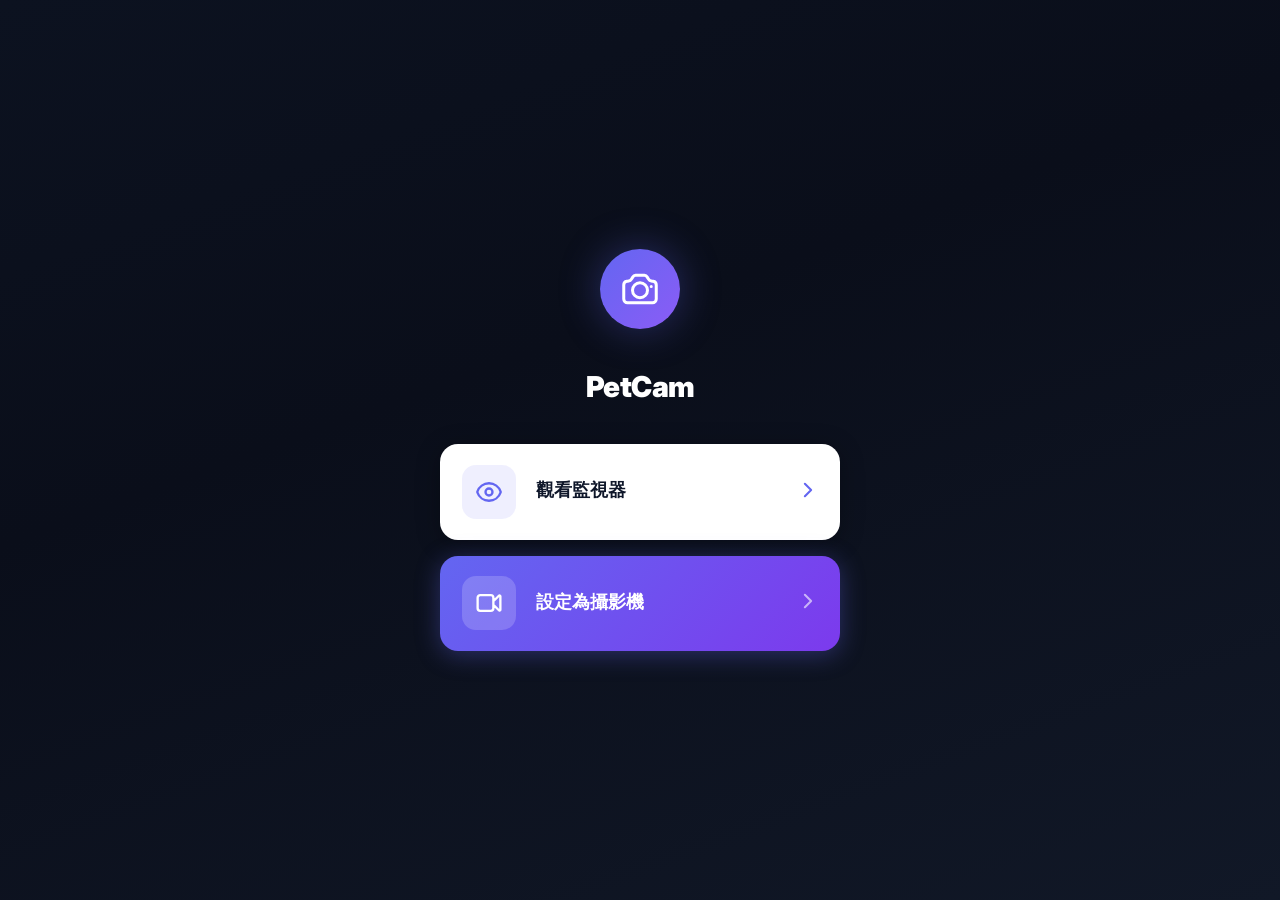
<file: index.html>
<!DOCTYPE html>
<html lang="zh-Hant">

<head>
    <meta charset="UTF-8">
    <meta name="viewport"
        content="width=device-width, initial-scale=1.0, maximum-scale=1.0, user-scalable=no, viewport-fit=cover">
    <title>PetCam</title>
    <meta name="description" content="長輩友善、免安裝的免費寵物監視器">
    <meta name="theme-color" content="#0a0e1a">
    <link rel="manifest" href="./manifest.json">
    <style>
        @import url('https://fonts.googleapis.com/css2?family=Inter:wght@400;600;700;900&display=swap');

        * {
            box-sizing: border-box;
            margin: 0;
            padding: 0;
            -webkit-tap-highlight-color: transparent
        }

        html,
        body {
            height: 100%;
            width: 100%;
            overflow: hidden;
            background: linear-gradient(160deg, #0c1220 0%, #0a0e1a 40%, #111827 100%);
            color: #fff;
            font-family: 'Inter', sans-serif;
        }

        body {
            display: flex;
            flex-direction: column;
            align-items: center;
            justify-content: center;
            padding: 2rem 1.5rem;
            gap: 2.5rem;
            text-align: center
        }

        .content {
            position: relative;
            z-index: 1;
            display: flex;
            flex-direction: column;
            align-items: center;
            gap: 2.5rem;
            width: 100%;
            max-width: 400px
        }

        /* Logo */
        .logo {
            width: 80px;
            height: 80px;
            border-radius: 50%;
            background: linear-gradient(135deg, #6366f1, #8b5cf6);
            display: flex;
            align-items: center;
            justify-content: center;
            box-shadow: 0 0 40px rgba(99, 102, 241, .35);
        }

        .logo svg {
            width: 40px;
            height: 40px;
            color: #fff
        }

        h1 {
            font-size: 1.8rem;
            font-weight: 900;
            letter-spacing: -.5px;
            color: #fff
        }

        .sub {
            color: #94a3b8;
            font-size: .95rem
        }

        /* Cards */
        .cards {
            display: flex;
            flex-direction: column;
            gap: 1rem;
            width: 100%
        }

        .card {
            width: 100%;
            border-radius: 18px;
            padding: 1.3rem 1.4rem;
            display: flex;
            align-items: center;
            gap: 1.2rem;
            text-align: left;
            text-decoration: none;
            cursor: pointer;
            border: none;
            font-family: 'Inter', sans-serif;
            transition: transform .15s, filter .15s;
        }

        .card:active {
            transform: scale(.975);
            filter: brightness(.92)
        }

        /* Viewer — white card, dark text */
        .card-viewer {
            background: #fff;
            color: #0f172a;
            box-shadow: 0 4px 24px rgba(0, 0, 0, .3);
        }

        /* Camera — indigo gradient, white text */
        .card-camera {
            background: linear-gradient(135deg, #6366f1, #7c3aed);
            color: #fff;
            box-shadow: 0 4px 24px rgba(99, 102, 241, .35);
        }

        .card-icon {
            width: 54px;
            height: 54px;
            border-radius: 14px;
            flex-shrink: 0;
            display: flex;
            align-items: center;
            justify-content: center;
        }

        .card-viewer .card-icon {
            background: rgba(99, 102, 241, .1)
        }

        .card-camera .card-icon {
            background: rgba(255, 255, 255, .18)
        }

        .card-icon svg {
            width: 28px;
            height: 28px
        }

        .card-viewer .card-icon svg {
            color: #6366f1
        }

        .card-camera .card-icon svg {
            color: #fff
        }

        .card-text {
            flex: 1
        }

        .card-text h2 {
            font-size: 1.1rem;
            font-weight: 700;
            margin-bottom: .2rem
        }

        .card-viewer .card-text h2 {
            color: #0f172a
        }

        .card-camera .card-text h2 {
            color: #fff
        }

        .card-text p {
            font-size: .85rem;
            line-height: 1.4
        }

        .card-viewer .card-text p {
            color: #475569
        }

        .card-camera .card-text p {
            color: rgba(255, 255, 255, .75)
        }

        .card-arrow svg {
            width: 20px;
            height: 20px;
            flex-shrink: 0
        }

        .card-viewer .card-arrow svg {
            color: #6366f1
        }

        .card-camera .card-arrow svg {
            color: rgba(255, 255, 255, .6)
        }
    </style>
</head>

<body>
    <div class="content">
        <div class="logo">
            <svg xmlns="http://www.w3.org/2000/svg" fill="none" viewBox="0 0 24 24" stroke-width="1.8"
                stroke="currentColor">
                <path stroke-linecap="round" stroke-linejoin="round"
                    d="M6.827 6.175A2.31 2.31 0 0 1 5.186 7.23c-.38.054-.757.112-1.134.175C2.999 7.58 2.25 8.507 2.25 9.574V18a2.25 2.25 0 0 0 2.25 2.25h15A2.25 2.25 0 0 0 21.75 18V9.574c0-1.067-.75-1.994-1.802-2.169a47.865 47.865 0 0 0-1.134-.175 2.31 2.31 0 0 1-1.64-1.055l-.822-1.316a2.192 2.192 0 0 0-1.736-1.039 48.774 48.774 0 0 0-5.232 0 2.192 2.192 0 0 0-1.736 1.039l-.821 1.316Z" />
                <path stroke-linecap="round" stroke-linejoin="round"
                    d="M16.5 12.75a4.5 4.5 0 1 1-9 0 4.5 4.5 0 0 1 9 0ZM18.75 10.5h.008v.008h-.008V10.5Z" />
            </svg>
        </div>
        <div>
            <h1>PetCam</h1>
        </div>
        <div class="cards">
            <a href="viewer.html" class="card card-viewer" aria-label="進入觀看模式">
                <div class="card-icon">
                    <svg xmlns="http://www.w3.org/2000/svg" fill="none" viewBox="0 0 24 24" stroke-width="2"
                        stroke="currentColor">
                        <path stroke-linecap="round" stroke-linejoin="round"
                            d="M2.036 12.322a1.012 1.012 0 0 1 0-.639C3.423 7.51 7.36 4.5 12 4.5c4.638 0 8.573 3.007 9.963 7.178.07.207.07.431 0 .639C20.577 16.49 16.64 19.5 12 19.5c-4.638 0-8.573-3.007-9.963-7.178Z" />
                        <path stroke-linecap="round" stroke-linejoin="round" d="M15 12a3 3 0 1 1-6 0 3 3 0 0 1 6 0Z" />
                    </svg>
                </div>
                <div class="card-text">
                    <h2>觀看監視器</h2>
                </div>
                <div class="card-arrow">
                    <svg xmlns="http://www.w3.org/2000/svg" fill="none" viewBox="0 0 24 24" stroke-width="2.5"
                        stroke="currentColor">
                        <path stroke-linecap="round" stroke-linejoin="round" d="m8.25 4.5 7.5 7.5-7.5 7.5" />
                    </svg>
                </div>
            </a>
            <a href="camera.html" class="card card-camera" aria-label="進入攝影機模式">
                <div class="card-icon">
                    <svg xmlns="http://www.w3.org/2000/svg" fill="none" viewBox="0 0 24 24" stroke-width="2"
                        stroke="currentColor">
                        <path stroke-linecap="round" stroke-linejoin="round"
                            d="m15.75 10.5 4.72-4.72a.75.75 0 0 1 1.28.53v11.38a.75.75 0 0 1-1.28.53l-4.72-4.72M4.5 18.75h9a2.25 2.25 0 0 0 2.25-2.25v-9A2.25 2.25 0 0 0 13.5 5.25h-9A2.25 2.25 0 0 0 2.25 7.5v9A2.25 2.25 0 0 0 4.5 18.75Z" />
                    </svg>
                </div>
                <div class="card-text">
                    <h2>設定為攝影機</h2>
                </div>
                <div class="card-arrow">
                    <svg xmlns="http://www.w3.org/2000/svg" fill="none" viewBox="0 0 24 24" stroke-width="2.5"
                        stroke="currentColor">
                        <path stroke-linecap="round" stroke-linejoin="round" d="m8.25 4.5 7.5 7.5-7.5 7.5" />
                    </svg>
                </div>
            </a>
            <!-- Install button (shows when PWA is installable) -->
            <button class="card card-viewer" id="installBtn"
                style="display:none;cursor:pointer;border:2px dashed rgba(99,102,241,.4)" onclick="installPWA()">
                <div class="card-icon" style="background:rgba(99,102,241,.1)">
                    <svg xmlns="http://www.w3.org/2000/svg" fill="none" viewBox="0 0 24 24" stroke-width="2"
                        stroke="#6366f1">
                        <path stroke-linecap="round" stroke-linejoin="round"
                            d="M3 16.5v2.25A2.25 2.25 0 0 0 5.25 21h13.5A2.25 2.25 0 0 0 21 18.75V16.5M16.5 12 12 16.5m0 0L7.5 12m4.5 4.5V3" />
                    </svg>
                </div>
                <div class="card-text">
                    <h2 style="color:#0f172a">安裝到桌面</h2>
                </div>
                <div class="card-arrow">
                    <svg xmlns="http://www.w3.org/2000/svg" fill="none" viewBox="0 0 24 24" stroke-width="2.5"
                        stroke="#6366f1">
                        <path stroke-linecap="round" stroke-linejoin="round" d="m8.25 4.5 7.5 7.5-7.5 7.5" />
                    </svg>
                </div>
            </button>
        </div>
        <script>
            // PWA install prompt
            var deferredPrompt = null;
            window.addEventListener('beforeinstallprompt', function (e) {
                e.preventDefault();
                deferredPrompt = e;
                var btn = document.getElementById('installBtn');
                if (btn) btn.style.display = 'flex';
            });
            function installPWA() {
                if (!deferredPrompt) return;
                deferredPrompt.prompt();
                deferredPrompt.userChoice.then(function (result) {
                    deferredPrompt = null;
                    var btn = document.getElementById('installBtn');
                    if (btn) btn.style.display = 'none';
                });
            }
            // Hide install button if already installed
            window.addEventListener('appinstalled', function () {
                var btn = document.getElementById('installBtn');
                if (btn) btn.style.display = 'none';
            });

            if ('serviceWorker' in navigator) {
                window.addEventListener('load', function () { navigator.serviceWorker.register('./sw.js'); });
            }
        </script>
</body>

</html>
</file>
